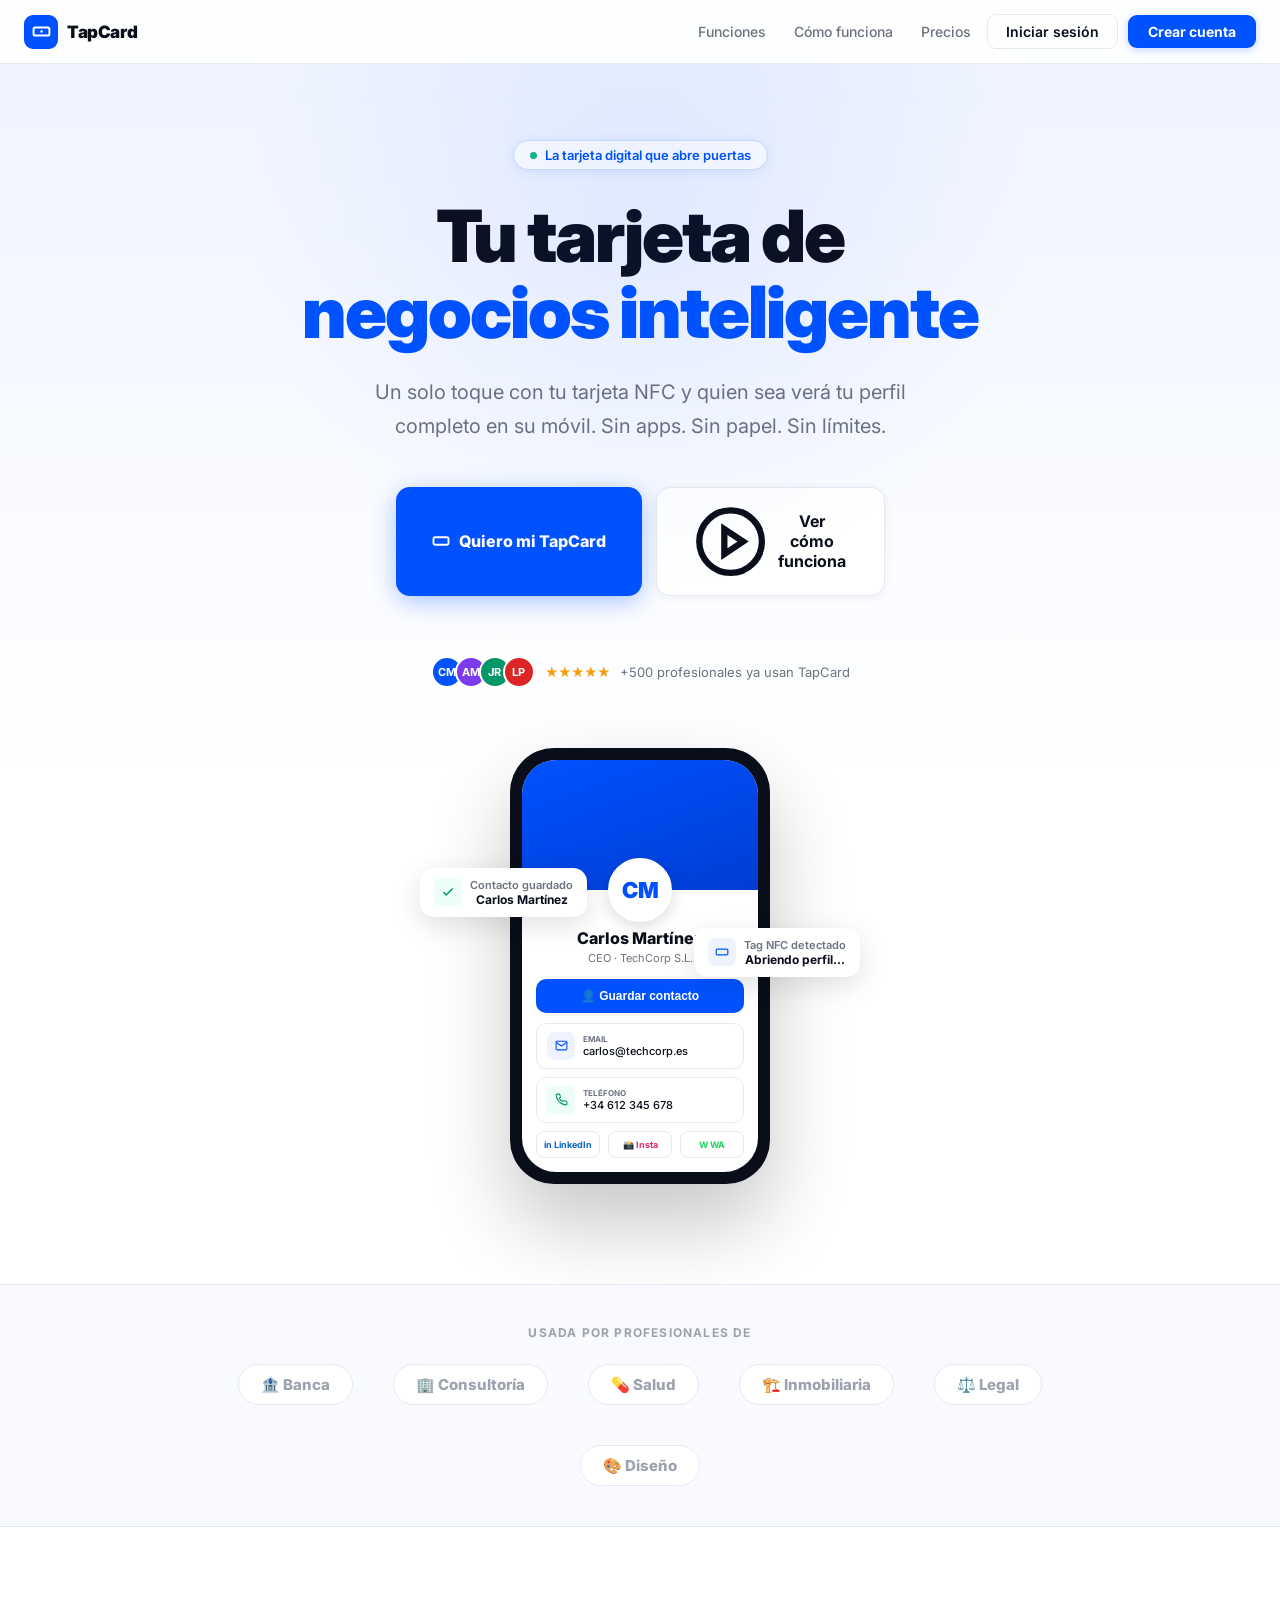
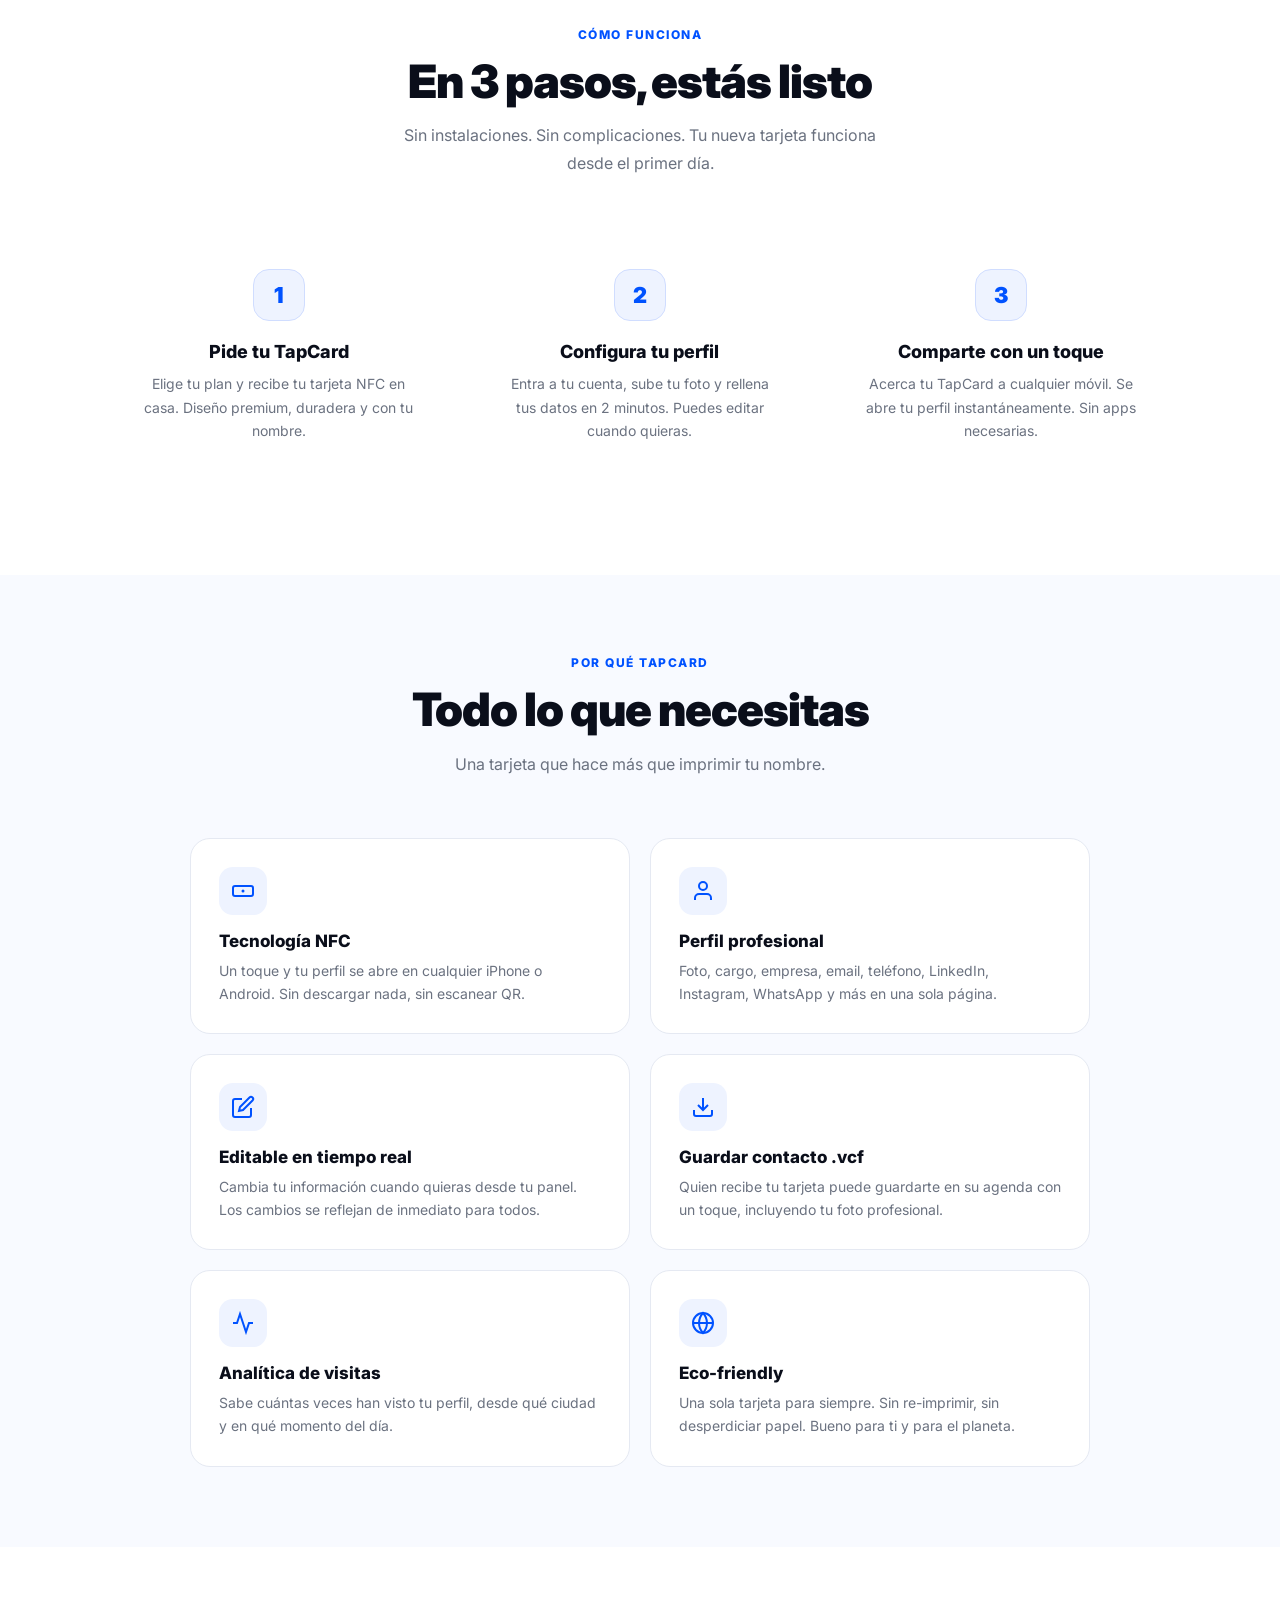
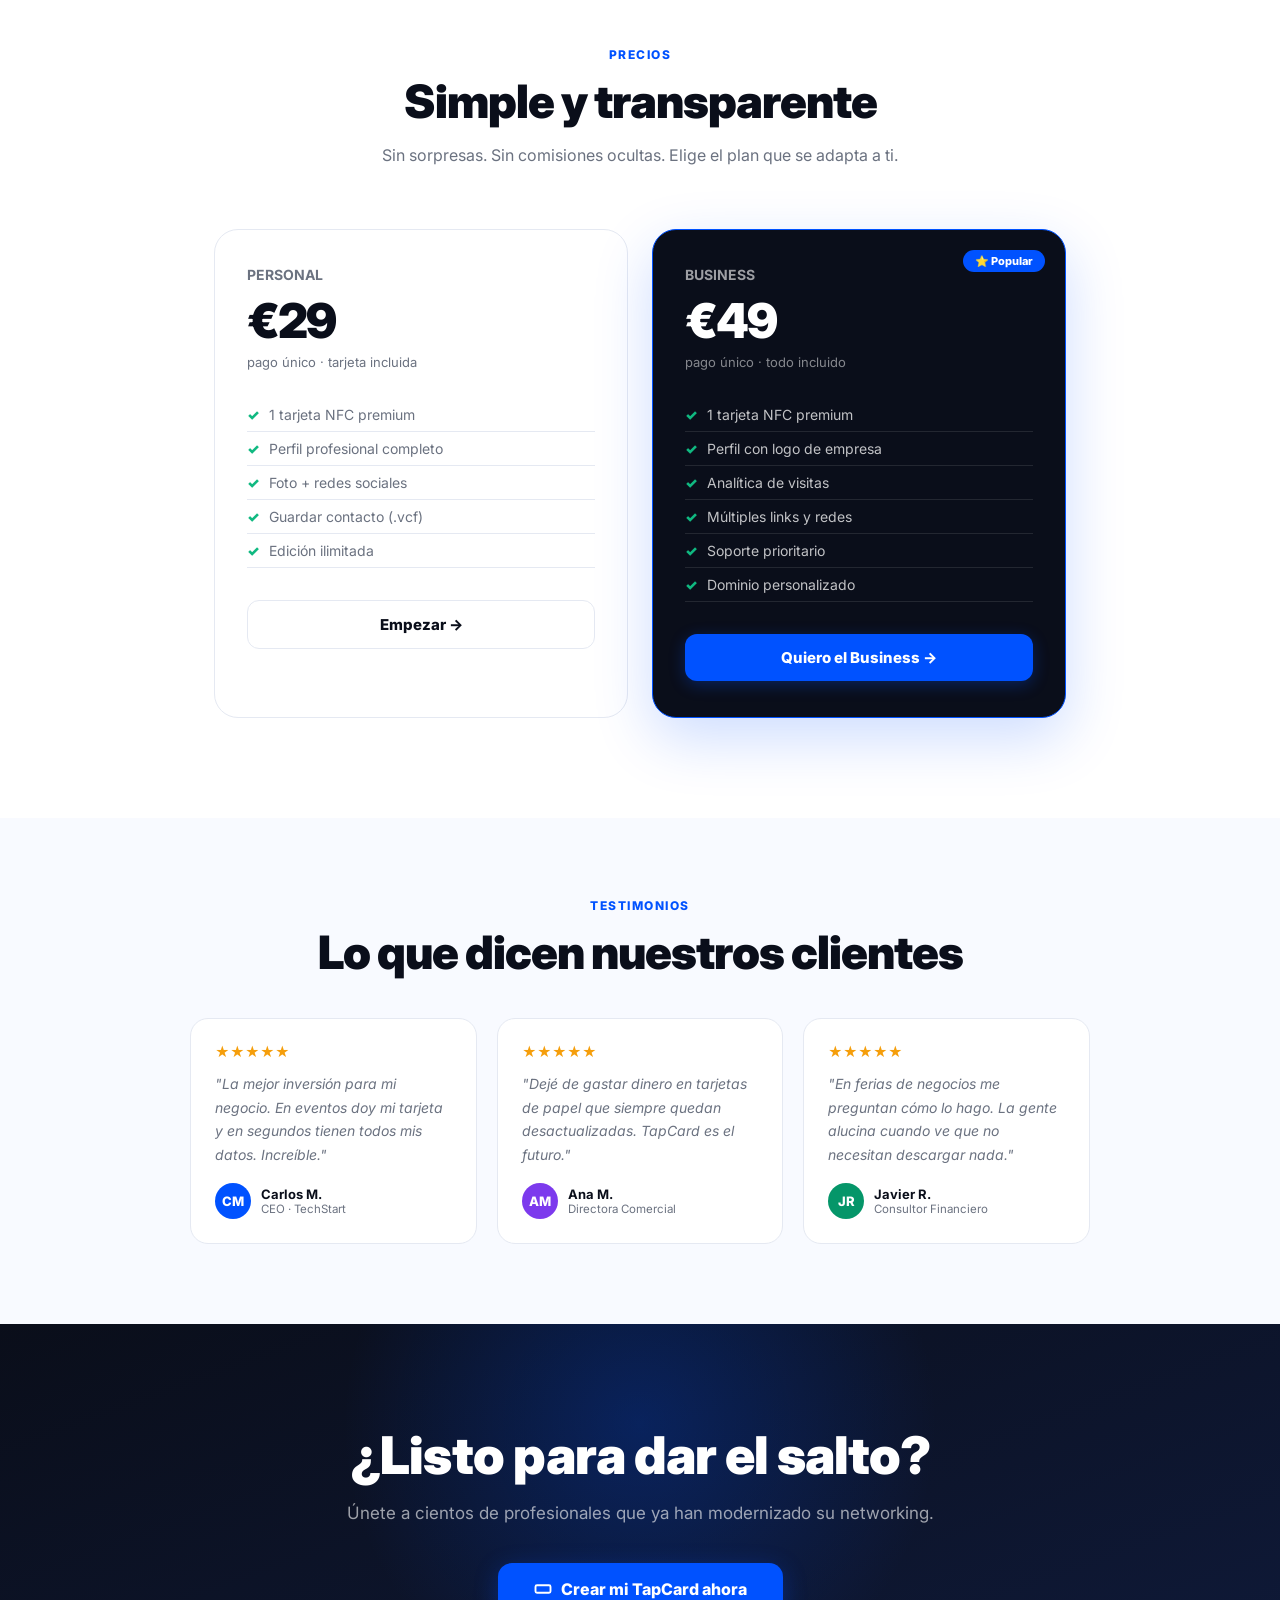
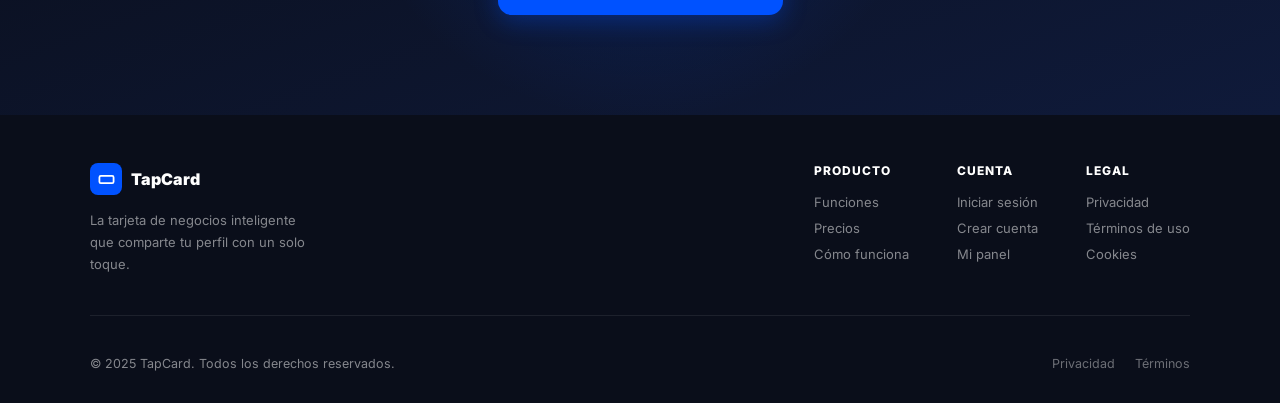
<file: index.html>
<!DOCTYPE html>
<html lang="es">
<head>
<meta charset="UTF-8">
<meta name="viewport" content="width=device-width, initial-scale=1.0">
<meta name="theme-color" content="#0052FF">
<title>TapCard — La tarjeta de presentación inteligente</title>
<link rel="manifest" href="manifest.json">
<link href="https://fonts.googleapis.com/css2?family=Inter:wght@300;400;500;600;700;800;900&display=swap" rel="stylesheet">
<style>
*,*::before,*::after{box-sizing:border-box;margin:0;padding:0}
:root{
  --blue:#0052FF;--blue2:#003DD4;--blue3:#EEF3FF;
  --dark:#0A0E1A;--gray:#6B7280;--light:#F8FAFF;
  --border:#E5E9F2;--white:#fff;
  --green:#10B981;--gold:#F59E0B;
}
html{scroll-behavior:smooth}
body{font-family:'Inter',sans-serif;background:var(--white);color:var(--dark);overflow-x:hidden}

/* ── NAV ── */
nav{
  position:fixed;top:0;left:0;right:0;z-index:100;
  background:rgba(255,255,255,0.92);backdrop-filter:blur(16px);
  border-bottom:1px solid var(--border);
  padding:0 24px;height:64px;display:flex;align-items:center;gap:16px;
}
.nav-logo{display:flex;align-items:center;gap:9px;text-decoration:none;flex:1}
.nav-logo-icon{width:34px;height:34px;background:var(--blue);border-radius:9px;display:flex;align-items:center;justify-content:center}
.nav-logo-icon svg{width:19px;height:19px}
.nav-logo-text{font-size:17px;font-weight:900;color:var(--dark);letter-spacing:-0.4px}
.nav-links{display:flex;gap:28px;align-items:center}
.nav-links a{font-size:14px;font-weight:500;color:var(--gray);text-decoration:none;transition:color .15s}
.nav-links a:hover{color:var(--dark)}
.nav-ctas{display:flex;gap:10px;align-items:center}
.btn-nav-ghost{padding:8px 18px;border-radius:9px;border:1.5px solid var(--border);background:transparent;font-size:14px;font-weight:600;color:var(--dark);cursor:pointer;text-decoration:none;font-family:'Inter';transition:all .15s}
.btn-nav-ghost:hover{border-color:var(--blue);color:var(--blue)}
.btn-nav-solid{padding:8px 20px;border-radius:9px;background:var(--blue);font-size:14px;font-weight:700;color:white;cursor:pointer;text-decoration:none;border:none;font-family:'Inter';transition:all .15s;box-shadow:0 2px 10px rgba(0,82,255,.25)}
.btn-nav-solid:hover{background:var(--blue2)}
@media(max-width:640px){.nav-links{display:none}}

/* ── HERO ── */
.hero{
  padding:140px 24px 100px;text-align:center;
  background:linear-gradient(180deg,#EEF3FF 0%,#ffffff 60%);
  position:relative;overflow:hidden;
}
.hero::before{
  content:'';position:absolute;top:-200px;left:50%;transform:translateX(-50%);
  width:800px;height:800px;border-radius:50%;
  background:radial-gradient(circle,rgba(0,82,255,.08) 0%,transparent 70%);
  pointer-events:none;
}
.hero-badge{
  display:inline-flex;align-items:center;gap:8px;
  background:white;border:1.5px solid #D0DDFF;border-radius:30px;
  padding:6px 16px;margin-bottom:28px;font-size:13px;font-weight:600;color:var(--blue);
  box-shadow:0 2px 12px rgba(0,82,255,.1);
}
.hero-badge-dot{width:7px;height:7px;border-radius:50%;background:var(--green);animation:blink 1.8s ease-in-out infinite}
@keyframes blink{0%,100%{opacity:1}50%{opacity:.4}}
.hero h1{
  font-size:clamp(38px,7vw,72px);font-weight:900;line-height:1.06;
  letter-spacing:-2px;margin-bottom:24px;
}
.hero h1 span{color:var(--blue)}
.hero-sub{font-size:clamp(16px,2vw,20px);color:var(--gray);max-width:540px;margin:0 auto 44px;line-height:1.7}
.hero-ctas{display:flex;gap:14px;justify-content:center;flex-wrap:wrap;margin-bottom:60px}
.btn-primary{
  padding:16px 36px;border-radius:14px;background:var(--blue);color:white;
  font-size:16px;font-weight:800;text-decoration:none;display:inline-flex;align-items:center;gap:9px;
  box-shadow:0 6px 24px rgba(0,82,255,.32);transition:all .2s;border:none;cursor:pointer;font-family:'Inter';
}
.btn-primary:hover{background:var(--blue2);transform:translateY(-2px);box-shadow:0 10px 30px rgba(0,82,255,.35)}
.btn-primary svg{width:18px;height:18px}
.btn-secondary{
  padding:16px 36px;border-radius:14px;background:white;color:var(--dark);
  font-size:16px;font-weight:700;text-decoration:none;display:inline-flex;align-items:center;gap:9px;
  border:1.5px solid var(--border);transition:all .2s;box-shadow:0 2px 8px rgba(0,0,0,.06);
}
.btn-secondary:hover{border-color:var(--blue);color:var(--blue);transform:translateY(-1px)}

/* Social proof */
.hero-social{display:flex;align-items:center;justify-content:center;gap:10px;font-size:13px;color:var(--gray)}
.avatars{display:flex}
.avatars .av{
  width:32px;height:32px;border-radius:50%;border:2px solid white;
  margin-left:-8px;first-child:margin-left:0;
  display:flex;align-items:center;justify-content:center;font-size:11px;font-weight:700;color:white;
}
.stars{color:#F59E0B;letter-spacing:-1px}

/* Phone mockup */
.hero-visual{
  margin-top:60px;position:relative;display:flex;justify-content:center;
}
.phone-wrap{
  width:260px;border-radius:44px;background:var(--dark);
  padding:12px;box-shadow:0 40px 80px rgba(0,0,0,.22),0 0 0 1px rgba(255,255,255,.05);
  position:relative;
}
.phone-screen{border-radius:34px;overflow:hidden;background:white}
.phone-cover{height:130px;background:linear-gradient(160deg,#0052FF,#003DD4);position:relative;display:flex;align-items:flex-end;justify-content:center;padding-bottom:0}
.phone-avatar{
  width:64px;height:64px;border-radius:50%;background:white;
  border:3px solid white;display:flex;align-items:center;justify-content:center;
  font-size:22px;font-weight:900;color:var(--blue);margin-bottom:-32px;
  box-shadow:0 4px 16px rgba(0,0,0,.15);
}
.phone-body{padding:38px 14px 14px;text-align:center}
.phone-name{font-size:16px;font-weight:800;color:var(--dark);margin-bottom:3px}
.phone-job{font-size:11px;color:var(--gray);margin-bottom:14px}
.phone-save{
  width:100%;padding:10px;border-radius:10px;background:var(--blue);
  color:white;font-size:12px;font-weight:700;border:none;margin-bottom:10px;
}
.phone-row{
  display:flex;align-items:center;gap:8px;padding:8px 10px;
  border:1px solid var(--border);border-radius:10px;margin-bottom:8px;text-align:left;
}
.phone-row-icon{width:28px;height:28px;border-radius:7px;display:flex;align-items:center;justify-content:center;flex-shrink:0}
.phone-row-icon svg{width:13px;height:13px}
.phone-row-lbl{font-size:8px;font-weight:700;color:var(--gray);text-transform:uppercase}
.phone-row-val{font-size:11px;font-weight:500;color:var(--dark)}
.phone-soc{display:flex;gap:8px;margin-top:4px}
.phone-soc-btn{flex:1;padding:7px 4px;border:1px solid var(--border);border-radius:8px;font-size:9px;font-weight:700;color:var(--gray);text-align:center}

/* Floating badges */
.float-badge{
  position:absolute;background:white;border-radius:14px;padding:10px 14px;
  box-shadow:0 8px 28px rgba(0,0,0,.12);font-size:12px;font-weight:700;
  display:flex;align-items:center;gap:8px;white-space:nowrap;
}
.fb-left{left:-90px;top:120px}
.fb-right{right:-90px;top:180px}
.fb-icon{width:28px;height:28px;border-radius:8px;display:flex;align-items:center;justify-content:center;flex-shrink:0}
@media(max-width:640px){.fb-left,.fb-right{display:none}}

/* ── LOGOS ── */
.logos{padding:40px 24px;border-top:1px solid var(--border);border-bottom:1px solid var(--border);background:var(--light)}
.logos-inner{max-width:900px;margin:0 auto;text-align:center}
.logos-label{font-size:12px;font-weight:700;color:#9CA3AF;letter-spacing:1.2px;text-transform:uppercase;margin-bottom:24px}
.logos-row{display:flex;align-items:center;justify-content:center;gap:40px;flex-wrap:wrap}
.logo-pill{
  padding:10px 22px;border-radius:30px;border:1.5px solid var(--border);
  font-size:15px;font-weight:800;color:#9CA3AF;background:white;
}

/* ── HOW IT WORKS ── */
.section{padding:100px 24px;max-width:1100px;margin:0 auto}
.section-label{font-size:12px;font-weight:800;color:var(--blue);letter-spacing:1.5px;text-transform:uppercase;margin-bottom:14px;text-align:center}
.section-title{font-size:clamp(28px,4vw,46px);font-weight:900;letter-spacing:-1px;text-align:center;margin-bottom:16px;line-height:1.1}
.section-sub{font-size:16px;color:var(--gray);text-align:center;max-width:520px;margin:0 auto 60px;line-height:1.7}

.steps-row{display:grid;grid-template-columns:repeat(3,1fr);gap:32px}
@media(max-width:700px){.steps-row{grid-template-columns:1fr}}
.step-card{text-align:center;padding:32px 24px}
.step-num{
  width:52px;height:52px;border-radius:16px;background:var(--blue3);
  border:1.5px solid #D0DDFF;display:flex;align-items:center;justify-content:center;
  margin:0 auto 20px;font-size:22px;font-weight:900;color:var(--blue);
}
.step-title{font-size:18px;font-weight:800;margin-bottom:10px;color:var(--dark)}
.step-desc{font-size:14px;color:var(--gray);line-height:1.7}
.step-arrow{font-size:28px;color:#D1D5DB;display:flex;align-items:center;justify-content:center;padding-top:52px}
@media(max-width:700px){.step-arrow{display:none}}

/* ── FEATURES ── */
.features-wrap{background:var(--light);padding:80px 24px}
.features-grid{max-width:1000px;margin:0 auto;display:grid;grid-template-columns:repeat(2,1fr);gap:20px}
@media(max-width:640px){.features-grid{grid-template-columns:1fr}}
.feature-card{
  background:white;border:1.5px solid var(--border);border-radius:20px;
  padding:28px;transition:all .2s;
}
.feature-card:hover{border-color:#D0DDFF;box-shadow:0 8px 30px rgba(0,82,255,.08);transform:translateY(-2px)}
.feat-icon{
  width:48px;height:48px;border-radius:14px;background:var(--blue3);
  display:flex;align-items:center;justify-content:center;margin-bottom:16px;
}
.feat-icon svg{width:24px;height:24px;color:var(--blue)}
.feat-title{font-size:17px;font-weight:800;color:var(--dark);margin-bottom:8px}
.feat-desc{font-size:14px;color:var(--gray);line-height:1.65}

/* ── PRICING ── */
.pricing-wrap{padding:100px 24px;max-width:900px;margin:0 auto}
.pricing-grid{display:grid;grid-template-columns:repeat(2,1fr);gap:24px;margin-top:60px}
@media(max-width:640px){.pricing-grid{grid-template-columns:1fr}}
.price-card{
  border:1.5px solid var(--border);border-radius:24px;padding:36px 32px;
  background:white;transition:all .2s;position:relative;overflow:hidden;
}
.price-card.featured{
  border-color:var(--blue);background:var(--dark);
  box-shadow:0 20px 60px rgba(0,82,255,.2);
}
.price-badge{
  position:absolute;top:20px;right:20px;
  background:var(--blue);color:white;border-radius:20px;
  padding:4px 12px;font-size:11px;font-weight:800;
}
.price-name{font-size:14px;font-weight:700;color:var(--gray);margin-bottom:8px}
.price-card.featured .price-name{color:rgba(255,255,255,.6)}
.price-amount{font-size:48px;font-weight:900;letter-spacing:-2px;color:var(--dark);margin-bottom:4px}
.price-card.featured .price-amount{color:white}
.price-period{font-size:13px;color:var(--gray);margin-bottom:28px}
.price-card.featured .price-period{color:rgba(255,255,255,.5)}
.price-features{list-style:none;margin-bottom:32px}
.price-features li{
  display:flex;align-items:center;gap:10px;
  font-size:14px;color:var(--gray);padding:8px 0;border-bottom:1px solid var(--border);
}
.price-card.featured .price-features li{color:rgba(255,255,255,.75);border-color:rgba(255,255,255,.1)}
.price-features li::before{content:'✓';color:var(--green);font-weight:900;flex-shrink:0}
.btn-price{
  width:100%;padding:14px;border-radius:12px;font-size:15px;font-weight:800;
  cursor:pointer;border:none;font-family:'Inter';text-decoration:none;
  display:flex;align-items:center;justify-content:center;gap:8px;transition:all .15s;
}
.btn-price-solid{background:var(--blue);color:white;box-shadow:0 4px 16px rgba(0,82,255,.3)}
.btn-price-solid:hover{background:var(--blue2)}
.btn-price-outline{background:white;color:var(--dark);border:1.5px solid var(--border)}
.btn-price-outline:hover{border-color:var(--blue);color:var(--blue)}
.price-card.featured .btn-price-outline{background:transparent;color:white;border-color:rgba(255,255,255,.3)}

/* ── TESTIMONIALS ── */
.testi-wrap{background:var(--light);padding:80px 24px}
.testi-grid{max-width:900px;margin:40px auto 0;display:grid;grid-template-columns:repeat(3,1fr);gap:20px}
@media(max-width:700px){.testi-grid{grid-template-columns:1fr}}
.testi-card{background:white;border:1.5px solid var(--border);border-radius:18px;padding:24px}
.testi-stars{color:#F59E0B;font-size:14px;margin-bottom:12px}
.testi-text{font-size:14px;color:var(--gray);line-height:1.7;margin-bottom:16px;font-style:italic}
.testi-author{display:flex;align-items:center;gap:10px}
.testi-av{width:36px;height:36px;border-radius:50%;display:flex;align-items:center;justify-content:center;font-size:13px;font-weight:800;color:white;flex-shrink:0}
.testi-name{font-size:13px;font-weight:700;color:var(--dark)}
.testi-role{font-size:11.5px;color:var(--gray)}

/* ── CTA FINAL ── */
.cta-section{
  padding:100px 24px;text-align:center;
  background:linear-gradient(160deg,var(--dark) 0%,#0F1A3A 100%);
  position:relative;overflow:hidden;
}
.cta-section::before{
  content:'';position:absolute;top:-200px;left:50%;transform:translateX(-50%);
  width:600px;height:600px;border-radius:50%;
  background:radial-gradient(circle,rgba(0,82,255,.25) 0%,transparent 70%);
}
.cta-section h2{font-size:clamp(28px,5vw,52px);font-weight:900;color:white;letter-spacing:-1px;margin-bottom:16px;position:relative}
.cta-section p{font-size:17px;color:rgba(255,255,255,.6);margin-bottom:40px;position:relative}
.cta-section .btn-primary{position:relative}

/* ── FOOTER ── */
footer{background:var(--dark);padding:48px 24px 32px;color:rgba(255,255,255,.5)}
.footer-inner{max-width:1100px;margin:0 auto}
.footer-top{display:flex;gap:48px;flex-wrap:wrap;margin-bottom:40px;padding-bottom:40px;border-bottom:1px solid rgba(255,255,255,.08)}
.footer-brand{flex:1;min-width:220px}
.footer-logo{display:flex;align-items:center;gap:9px;margin-bottom:14px}
.footer-logo-icon{width:32px;height:32px;background:var(--blue);border-radius:8px;display:flex;align-items:center;justify-content:center}
.footer-logo-icon svg{width:17px;height:17px}
.footer-logo-text{font-size:16px;font-weight:900;color:white}
.footer-tagline{font-size:13px;line-height:1.7;max-width:220px}
.footer-col h4{font-size:12px;font-weight:800;color:white;letter-spacing:1px;text-transform:uppercase;margin-bottom:16px}
.footer-col a{display:block;font-size:13px;color:rgba(255,255,255,.5);text-decoration:none;margin-bottom:10px;transition:color .15s}
.footer-col a:hover{color:white}
.footer-bottom{display:flex;align-items:center;justify-content:space-between;flex-wrap:wrap;gap:10px}
.footer-copy{font-size:12.5px}
.footer-legal{display:flex;gap:20px}
.footer-legal a{font-size:12.5px;color:rgba(255,255,255,.4);text-decoration:none}
.footer-legal a:hover{color:white}
</style>
</head>
<body>

<!-- NAV -->
<nav>
  <a class="nav-logo" href="index.html">
    <div class="nav-logo-icon">
      <svg viewBox="0 0 24 24" fill="none" stroke="white" stroke-width="2.5"><path d="M20 7H4a2 2 0 0 0-2 2v6a2 2 0 0 0 2 2h16a2 2 0 0 0 2-2V9a2 2 0 0 0-2-2Z"/><circle cx="12" cy="12" r="1.5" fill="white" stroke="none"/></svg>
    </div>
    <span class="nav-logo-text">TapCard</span>
  </a>
  <div class="nav-links">
    <a href="#features">Funciones</a>
    <a href="#how">Cómo funciona</a>
    <a href="#pricing">Precios</a>
  </div>
  <div class="nav-ctas">
    <a href="login.html" class="btn-nav-ghost">Iniciar sesión</a>
    <a href="login.html?tab=register" class="btn-nav-solid">Crear cuenta</a>
  </div>
</nav>

<!-- HERO -->
<section class="hero">
  <div class="hero-badge">
    <div class="hero-badge-dot"></div>
    La tarjeta digital que abre puertas
  </div>
  <h1>Tu tarjeta de<br><span>negocios inteligente</span></h1>
  <p class="hero-sub">Un solo toque con tu tarjeta NFC y quien sea verá tu perfil completo en su móvil. Sin apps. Sin papel. Sin límites.</p>
  <div class="hero-ctas">
    <a href="login.html?tab=register" class="btn-primary">
      <svg viewBox="0 0 24 24" fill="none" stroke="currentColor" stroke-width="2.5"><path d="M20 7H4a2 2 0 0 0-2 2v6a2 2 0 0 0 2 2h16a2 2 0 0 0 2-2V9a2 2 0 0 0-2-2Z"/></svg>
      Quiero mi TapCard
    </a>
    <a href="#how" class="btn-secondary">
      <svg viewBox="0 0 24 24" fill="none" stroke="currentColor" stroke-width="2"><circle cx="12" cy="12" r="10"/><polygon points="10 8 16 12 10 16 10 8"/></svg>
      Ver cómo funciona
    </a>
  </div>
  <div class="hero-social">
    <div class="avatars">
      <div class="av" style="background:#0052FF;margin-left:0">CM</div>
      <div class="av" style="background:#7C3AED">AM</div>
      <div class="av" style="background:#059669">JR</div>
      <div class="av" style="background:#DC2626">LP</div>
    </div>
    <div class="stars">★★★★★</div>
    <span>+500 profesionales ya usan TapCard</span>
  </div>

  <!-- Phone mockup -->
  <div class="hero-visual">
    <div style="position:relative">
      <div class="phone-wrap">
        <div class="phone-screen">
          <div class="phone-cover">
            <div class="phone-avatar">CM</div>
          </div>
          <div class="phone-body">
            <div class="phone-name">Carlos Martínez</div>
            <div class="phone-job">CEO · TechCorp S.L.</div>
            <button class="phone-save">👤 Guardar contacto</button>
            <div class="phone-row">
              <div class="phone-row-icon" style="background:#EEF3FF">
                <svg viewBox="0 0 24 24" fill="none" stroke="#0052FF" stroke-width="2"><path d="M4 4h16c1.1 0 2 .9 2 2v12c0 1.1-.9 2-2 2H4c-1.1 0-2-.9-2-2V6c0-1.1.9-2 2-2z"/><polyline points="22,6 12,13 2,6"/></svg>
              </div>
              <div><div class="phone-row-lbl">Email</div><div class="phone-row-val">carlos@techcorp.es</div></div>
            </div>
            <div class="phone-row">
              <div class="phone-row-icon" style="background:#ECFDF5">
                <svg viewBox="0 0 24 24" fill="none" stroke="#059669" stroke-width="2"><path d="M22 16.92v3a2 2 0 0 1-2.18 2 19.79 19.79 0 0 1-8.63-3.07A19.5 19.5 0 0 1 5 12.28 19.79 19.79 0 0 1 2.12 4.18 2 2 0 0 1 4.11 2h3a2 2 0 0 1 2 1.72c.127.96.361 1.903.7 2.81a2 2 0 0 1-.45 2.11L8.09 9.91A16 16 0 0 0 14 15.91l1.27-1.27a2 2 0 0 1 2.11-.45c.907.339 1.85.573 2.81.7A2 2 0 0 1 22 16.92z"/></svg>
              </div>
              <div><div class="phone-row-lbl">Teléfono</div><div class="phone-row-val">+34 612 345 678</div></div>
            </div>
            <div class="phone-soc">
              <div class="phone-soc-btn" style="color:#0A66C2">in LinkedIn</div>
              <div class="phone-soc-btn" style="color:#E1306C">📸 Insta</div>
              <div class="phone-soc-btn" style="color:#25D366">W WA</div>
            </div>
          </div>
        </div>
      </div>
      <!-- Floating badges -->
      <div class="float-badge fb-left">
        <div class="fb-icon" style="background:#ECFDF5"><svg width="14" height="14" viewBox="0 0 24 24" fill="none" stroke="#059669" stroke-width="2.5"><path d="M20 6L9 17l-5-5"/></svg></div>
        <div><div style="font-size:11px;color:#6B7280;font-weight:600">Contacto guardado</div><div style="color:#0A0E1A">Carlos Martínez</div></div>
      </div>
      <div class="float-badge fb-right">
        <div class="fb-icon" style="background:#EEF3FF"><svg width="14" height="14" viewBox="0 0 24 24" fill="none" stroke="#0052FF" stroke-width="2"><path d="M20 7H4a2 2 0 0 0-2 2v6a2 2 0 0 0 2 2h16a2 2 0 0 0 2-2V9a2 2 0 0 0-2-2Z"/></svg></div>
        <div><div style="font-size:11px;color:#6B7280;font-weight:600">Tag NFC detectado</div><div style="color:#0A0E1A">Abriendo perfil...</div></div>
      </div>
    </div>
  </div>
</section>

<!-- LOGOS -->
<div class="logos">
  <div class="logos-inner">
    <div class="logos-label">Usada por profesionales de</div>
    <div class="logos-row">
      <div class="logo-pill">🏦 Banca</div>
      <div class="logo-pill">🏢 Consultoría</div>
      <div class="logo-pill">💊 Salud</div>
      <div class="logo-pill">🏗️ Inmobiliaria</div>
      <div class="logo-pill">⚖️ Legal</div>
      <div class="logo-pill">🎨 Diseño</div>
    </div>
  </div>
</div>

<!-- HOW IT WORKS -->
<section class="section" id="how">
  <div class="section-label">Cómo funciona</div>
  <div class="section-title">En 3 pasos, estás listo</div>
  <div class="section-sub">Sin instalaciones. Sin complicaciones. Tu nueva tarjeta funciona desde el primer día.</div>
  <div class="steps-row">
    <div class="step-card">
      <div class="step-num">1</div>
      <div class="step-title">Pide tu TapCard</div>
      <div class="step-desc">Elige tu plan y recibe tu tarjeta NFC en casa. Diseño premium, duradera y con tu nombre.</div>
    </div>
    <div class="step-card">
      <div class="step-num">2</div>
      <div class="step-title">Configura tu perfil</div>
      <div class="step-desc">Entra a tu cuenta, sube tu foto y rellena tus datos en 2 minutos. Puedes editar cuando quieras.</div>
    </div>
    <div class="step-card">
      <div class="step-num">3</div>
      <div class="step-title">Comparte con un toque</div>
      <div class="step-desc">Acerca tu TapCard a cualquier móvil. Se abre tu perfil instantáneamente. Sin apps necesarias.</div>
    </div>
  </div>
</section>

<!-- FEATURES -->
<div class="features-wrap" id="features">
  <div class="section-label" style="text-align:center">Por qué TapCard</div>
  <div class="section-title">Todo lo que necesitas</div>
  <div class="section-sub">Una tarjeta que hace más que imprimir tu nombre.</div>
  <div class="features-grid" style="max-width:900px;margin:0 auto">
    <div class="feature-card">
      <div class="feat-icon"><svg viewBox="0 0 24 24" fill="none" stroke="currentColor" stroke-width="2"><path d="M20 7H4a2 2 0 0 0-2 2v6a2 2 0 0 0 2 2h16a2 2 0 0 0 2-2V9a2 2 0 0 0-2-2Z"/><circle cx="12" cy="12" r="1.5" fill="currentColor" stroke="none"/></svg></div>
      <div class="feat-title">Tecnología NFC</div>
      <div class="feat-desc">Un toque y tu perfil se abre en cualquier iPhone o Android. Sin descargar nada, sin escanear QR.</div>
    </div>
    <div class="feature-card">
      <div class="feat-icon"><svg viewBox="0 0 24 24" fill="none" stroke="currentColor" stroke-width="2"><path d="M20 21v-2a4 4 0 0 0-4-4H8a4 4 0 0 0-4 4v2"/><circle cx="12" cy="7" r="4"/></svg></div>
      <div class="feat-title">Perfil profesional</div>
      <div class="feat-desc">Foto, cargo, empresa, email, teléfono, LinkedIn, Instagram, WhatsApp y más en una sola página.</div>
    </div>
    <div class="feature-card">
      <div class="feat-icon"><svg viewBox="0 0 24 24" fill="none" stroke="currentColor" stroke-width="2"><path d="M11 4H4a2 2 0 0 0-2 2v14a2 2 0 0 0 2 2h14a2 2 0 0 0 2-2v-7"/><path d="M18.5 2.5a2.121 2.121 0 0 1 3 3L12 15l-4 1 1-4z"/></svg></div>
      <div class="feat-title">Editable en tiempo real</div>
      <div class="feat-desc">Cambia tu información cuando quieras desde tu panel. Los cambios se reflejan de inmediato para todos.</div>
    </div>
    <div class="feature-card">
      <div class="feat-icon"><svg viewBox="0 0 24 24" fill="none" stroke="currentColor" stroke-width="2"><path d="M21 15v4a2 2 0 0 1-2 2H5a2 2 0 0 1-2-2v-4"/><polyline points="7 10 12 15 17 10"/><line x1="12" y1="15" x2="12" y2="3"/></svg></div>
      <div class="feat-title">Guardar contacto .vcf</div>
      <div class="feat-desc">Quien recibe tu tarjeta puede guardarte en su agenda con un toque, incluyendo tu foto profesional.</div>
    </div>
    <div class="feature-card">
      <div class="feat-icon"><svg viewBox="0 0 24 24" fill="none" stroke="currentColor" stroke-width="2"><polyline points="22 12 18 12 15 21 9 3 6 12 2 12"/></svg></div>
      <div class="feat-title">Analítica de visitas</div>
      <div class="feat-desc">Sabe cuántas veces han visto tu perfil, desde qué ciudad y en qué momento del día.</div>
    </div>
    <div class="feature-card">
      <div class="feat-icon"><svg viewBox="0 0 24 24" fill="none" stroke="currentColor" stroke-width="2"><circle cx="12" cy="12" r="10"/><path d="M2 12h20M12 2a15.3 15.3 0 0 1 4 10 15.3 15.3 0 0 1-4 10 15.3 15.3 0 0 1-4-10 15.3 15.3 0 0 1 4-10z"/></svg></div>
      <div class="feat-title">Eco-friendly</div>
      <div class="feat-desc">Una sola tarjeta para siempre. Sin re-imprimir, sin desperdiciar papel. Bueno para ti y para el planeta.</div>
    </div>
  </div>
</div>

<!-- PRICING -->
<section class="pricing-wrap" id="pricing">
  <div class="section-label" style="text-align:center">Precios</div>
  <div class="section-title">Simple y transparente</div>
  <div class="section-sub">Sin sorpresas. Sin comisiones ocultas. Elige el plan que se adapta a ti.</div>
  <div class="pricing-grid">
    <div class="price-card">
      <div class="price-name">PERSONAL</div>
      <div class="price-amount">€29</div>
      <div class="price-period">pago único · tarjeta incluida</div>
      <ul class="price-features">
        <li>1 tarjeta NFC premium</li>
        <li>Perfil profesional completo</li>
        <li>Foto + redes sociales</li>
        <li>Guardar contacto (.vcf)</li>
        <li>Edición ilimitada</li>
      </ul>
      <a href="login.html?tab=register" class="btn-price btn-price-outline">Empezar →</a>
    </div>
    <div class="price-card featured">
      <div class="price-badge">⭐ Popular</div>
      <div class="price-name">BUSINESS</div>
      <div class="price-amount" style="color:white">€49</div>
      <div class="price-period">pago único · todo incluido</div>
      <ul class="price-features">
        <li>1 tarjeta NFC premium</li>
        <li>Perfil con logo de empresa</li>
        <li>Analítica de visitas</li>
        <li>Múltiples links y redes</li>
        <li>Soporte prioritario</li>
        <li>Dominio personalizado</li>
      </ul>
      <a href="login.html?tab=register" class="btn-price btn-price-solid">Quiero el Business →</a>
    </div>
  </div>
</section>

<!-- TESTIMONIALS -->
<div class="testi-wrap">
  <div class="section-label" style="text-align:center">Testimonios</div>
  <div class="section-title">Lo que dicen nuestros clientes</div>
  <div class="testi-grid">
    <div class="testi-card">
      <div class="testi-stars">★★★★★</div>
      <div class="testi-text">"La mejor inversión para mi negocio. En eventos doy mi tarjeta y en segundos tienen todos mis datos. Increíble."</div>
      <div class="testi-author">
        <div class="testi-av" style="background:#0052FF">CM</div>
        <div><div class="testi-name">Carlos M.</div><div class="testi-role">CEO · TechStart</div></div>
      </div>
    </div>
    <div class="testi-card">
      <div class="testi-stars">★★★★★</div>
      <div class="testi-text">"Dejé de gastar dinero en tarjetas de papel que siempre quedan desactualizadas. TapCard es el futuro."</div>
      <div class="testi-author">
        <div class="testi-av" style="background:#7C3AED">AM</div>
        <div><div class="testi-name">Ana M.</div><div class="testi-role">Directora Comercial</div></div>
      </div>
    </div>
    <div class="testi-card">
      <div class="testi-stars">★★★★★</div>
      <div class="testi-text">"En ferias de negocios me preguntan cómo lo hago. La gente alucina cuando ve que no necesitan descargar nada."</div>
      <div class="testi-author">
        <div class="testi-av" style="background:#059669">JR</div>
        <div><div class="testi-name">Javier R.</div><div class="testi-role">Consultor Financiero</div></div>
      </div>
    </div>
  </div>
</div>

<!-- CTA FINAL -->
<section class="cta-section">
  <h2>¿Listo para dar el salto?</h2>
  <p>Únete a cientos de profesionales que ya han modernizado su networking.</p>
  <a href="login.html?tab=register" class="btn-primary" style="margin:0 auto">
    <svg viewBox="0 0 24 24" fill="none" stroke="currentColor" stroke-width="2.5"><path d="M20 7H4a2 2 0 0 0-2 2v6a2 2 0 0 0 2 2h16a2 2 0 0 0 2-2V9a2 2 0 0 0-2-2Z"/></svg>
    Crear mi TapCard ahora
  </a>
</section>

<!-- FOOTER -->
<footer>
  <div class="footer-inner">
    <div class="footer-top">
      <div class="footer-brand">
        <div class="footer-logo">
          <div class="footer-logo-icon"><svg viewBox="0 0 24 24" fill="none" stroke="white" stroke-width="2.5"><path d="M20 7H4a2 2 0 0 0-2 2v6a2 2 0 0 0 2 2h16a2 2 0 0 0 2-2V9a2 2 0 0 0-2-2Z"/></svg></div>
          <span class="footer-logo-text">TapCard</span>
        </div>
        <div class="footer-tagline">La tarjeta de negocios inteligente que comparte tu perfil con un solo toque.</div>
      </div>
      <div class="footer-col">
        <h4>Producto</h4>
        <a href="#features">Funciones</a>
        <a href="#pricing">Precios</a>
        <a href="#how">Cómo funciona</a>
      </div>
      <div class="footer-col">
        <h4>Cuenta</h4>
        <a href="login.html">Iniciar sesión</a>
        <a href="login.html?tab=register">Crear cuenta</a>
        <a href="dashboard.html">Mi panel</a>
      </div>
      <div class="footer-col">
        <h4>Legal</h4>
        <a href="#">Privacidad</a>
        <a href="#">Términos de uso</a>
        <a href="#">Cookies</a>
      </div>
    </div>
    <div class="footer-bottom">
      <div class="footer-copy">© 2025 TapCard. Todos los derechos reservados.</div>
      <div class="footer-legal">
        <a href="#">Privacidad</a>
        <a href="#">Términos</a>
      </div>
    </div>
  </div>
</footer>

<script>
// Smooth scroll for anchor links
document.querySelectorAll('a[href^="#"]').forEach(a=>{
  a.addEventListener('click',e=>{
    const t=document.querySelector(a.getAttribute('href'));
    if(t){e.preventDefault();t.scrollIntoView({behavior:'smooth',block:'start'});}
  });
});
// Redirect if logged in
const user=localStorage.getItem('tapcard_user');
if(user) {
  document.querySelectorAll('a[href="login.html?tab=register"], .btn-nav-solid').forEach(el=>{
    if(el.href?.includes('register')) el.href='dashboard.html';
  });
}
if('serviceWorker' in navigator) navigator.serviceWorker.register('sw.js').catch(()=>{});
</script>
</body>
</html>
</file>
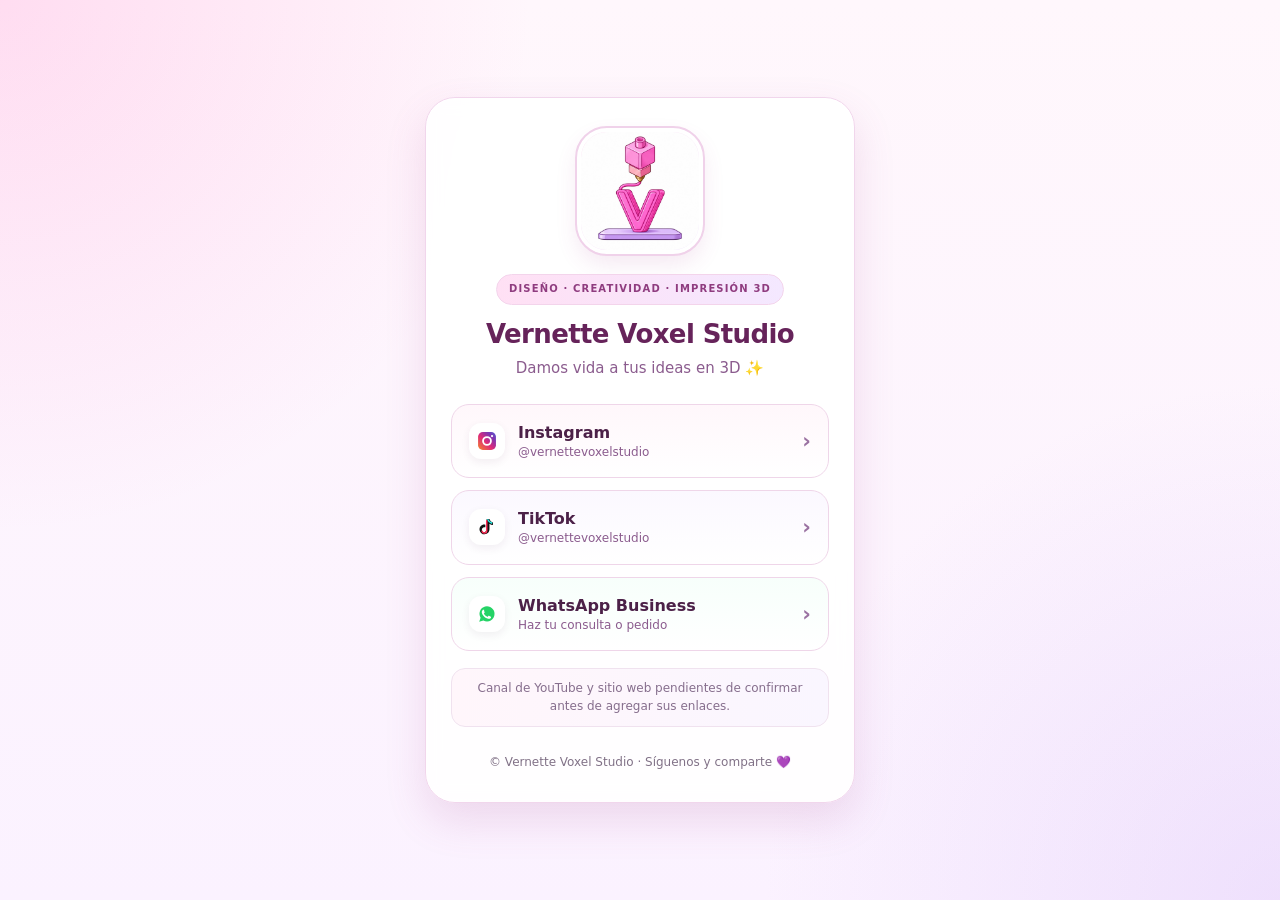
<file: vernettevoxelstudio/index.html>
<!doctype html>
<html lang="es">
<head>
  <meta charset="utf-8">
  <meta name="viewport" content="width=device-width,initial-scale=1">
  <meta name="theme-color" content="#f4d0ef">
  <meta name="description" content="Vernette Voxel Studio — Damos vida a tus ideas en 3D. Descubre nuestras redes sociales y contáctanos.">
  <meta property="og:title" content="Vernette Voxel Studio | Enlaces">
  <meta property="og:description" content="Damos vida a tus ideas en 3D. Síguenos y contáctanos.">
  <title>Vernette Voxel Studio · Todos nuestros enlaces</title>
  <style>
    :root {
      color-scheme: light;
      --ink:#66235a;
      --text:#4c2148;
      --muted:#8b5c8e;
      --pink-1:#ffe0f4;
      --pink-2:#ffc1e5;
      --pink-3:#ff73c4;
      --pink-4:#ef4fb4;
      --magenta:#c92987;
      --lilac-1:#f4e8ff;
      --lilac-2:#e6d0ff;
      --lilac-3:#ceb1f6;
      --panel:#fffafd;
      --border:#f1d6ec;
      --shadow:0 18px 40px rgba(165,74,146,.16);
    }
    *{box-sizing:border-box}
    body {
      margin:0; min-height:100vh;
      background:
        radial-gradient(circle at top left, rgba(255,115,196,.20), transparent 34%),
        radial-gradient(circle at bottom right, rgba(206,177,246,.28), transparent 33%),
        linear-gradient(180deg, #fff7fc 0%, #fbf2ff 100%);
      color:var(--text);
      font:16px/1.45 system-ui,-apple-system,"Segoe UI",Roboto,Arial,sans-serif;
      display:flex; justify-content:center; align-items:center; padding:22px;
    }
    main{
      width:min(100%,430px); background:rgba(255,255,255,.92);
      border:1px solid var(--border); border-radius:30px; padding:30px 25px;
      box-shadow:var(--shadow); text-align:center; backdrop-filter: blur(8px);
    }
    .avatar{
      width:126px; height:126px; border-radius:30px;
      background:linear-gradient(145deg,var(--pink-1),var(--lilac-1));
      border:4px solid #fff; outline:2px solid #f0d2ea;
      margin:0 auto 20px; display:grid; place-items:center; overflow:hidden;
      box-shadow:0 10px 22px rgba(175,62,150,.12);
    }
    .avatar img{width:100%;height:100%;object-fit:cover;display:block}
    .pill{
      display:inline-block; font-weight:800; text-transform:uppercase; letter-spacing:1.15px;
      font-size:10px; color:#8f3c7f;
      background:linear-gradient(90deg,var(--pink-1),var(--lilac-1));
      border:1px solid #f3d4eb; border-radius:999px; padding:7px 12px; margin-bottom:15px;
    }
    h1{font-size:26px;line-height:1.15;margin:0 0 8px;letter-spacing:-.6px;color:var(--ink)}
    .tagline{margin:0 0 24px;color:var(--muted);font-size:15px}
    .links{display:grid;gap:12px;margin-top:14px}
    a.link{
      display:flex; align-items:center; text-align:left; gap:13px; padding:16px 17px;
      border-radius:18px; color:var(--text); text-decoration:none; font-weight:800;
      border:1px solid #efd6e9;
      background:linear-gradient(180deg,#fff 0%, #fff9fd 100%);
      transition:transform .13s ease, box-shadow .13s ease, border-color .13s ease;
    }
    a.link:hover,a.link:focus-visible{transform:translateY(-2px);box-shadow:0 8px 18px rgba(125,53,113,.14);border-color:#eab1db}
    a.link:focus-visible{outline:3px solid #b85aac;outline-offset:3px}
    .link.instagram{background:linear-gradient(180deg,#fff7fb 0%, #fff 100%)}
    .link.tiktok{background:linear-gradient(180deg,#fbf8ff 0%, #fff 100%)}
    .link.whatsapp{background:linear-gradient(180deg,#f7fffb 0%, #fff 100%)}
    .link.phone{background:linear-gradient(180deg,#fbf6ff 0%, #fff 100%)}
    .ico{display:grid;place-items:center;flex:0 0 36px;width:36px;height:36px;border-radius:12px;background:#fff;box-shadow:0 3px 8px rgba(67,34,71,.07)}
    .meta{display:block;font-size:12px;color:var(--muted);font-weight:500}
    .arr{margin-left:auto;font-size:21px;color:#9a71a1}
    .note{margin-top:17px;padding:11px 12px;border-radius:14px;background:linear-gradient(90deg,#fff6fb,#faf6ff);color:#866e8d;font-size:12px;border:1px solid #f0e2ef}
    footer{font-size:12px;color:#817187;margin-top:27px}
  </style>
</head>
<body>
  <main>
    <div class="avatar"><img src="[data-uri]" alt="Logo de Vernette Voxel Studio"></div>
    <div class="pill">Diseño · Creatividad · Impresión 3D</div>
    <h1>Vernette Voxel Studio</h1>
    <p class="tagline">Damos vida a tus ideas en 3D ✨</p>
    <nav class="links" aria-label="Redes sociales y contacto">
      <a class="link instagram" href="https://www.instagram.com/vernettevoxelstudio/" target="_blank" rel="noopener noreferrer"><span class="ico"><svg viewBox="0 0 24 24" width="22" height="22" aria-hidden="true"><defs><linearGradient id="igGrad" x1="0" y1="1" x2="1" y2="0"><stop offset="0%" stop-color="#f58529"/><stop offset="45%" stop-color="#dd2a7b"/><stop offset="75%" stop-color="#8134af"/><stop offset="100%" stop-color="#515bd4"/></linearGradient></defs><rect x="2.25" y="2.25" width="19.5" height="19.5" rx="5.2" fill="url(#igGrad)"/><circle cx="12" cy="12" r="4.3" fill="none" stroke="#fff" stroke-width="2"/><circle cx="17.5" cy="6.6" r="1.25" fill="#fff"/></svg></span><span>Instagram<span class="meta">@vernettevoxelstudio</span></span><span class="arr" aria-hidden="true">›</span></a>
      <a class="link tiktok" href="https://www.tiktok.com/@vernettevoxelstudio" target="_blank" rel="noopener noreferrer"><span class="ico"><svg viewBox="0 0 24 24" width="22" height="22" aria-hidden="true"><path d="M14.7 3.2c.7 1.9 1.9 3.1 3.8 3.9v2.8c-1.4-.1-2.7-.6-3.8-1.4v5.8c0 3.2-2.1 5.7-5.4 5.7-2.6 0-4.8-1.8-5.3-4.3-.7-3.3 1.8-6.3 5.1-6.3.4 0 .7 0 1.1.1v2.9a3.2 3.2 0 0 0-1.1-.2c-1.8 0-3.1 1.6-2.6 3.5.3 1.1 1.3 1.9 2.5 1.9 1.5 0 2.6-1.2 2.6-2.8V3.2h3.1z" fill="#111"/><path d="M13 4.1c.8 1.7 2 2.9 3.9 3.6" fill="none" stroke="#25F4EE" stroke-width="1.6" stroke-linecap="round"/><path d="M11.7 5.1v10.7c0 1.5-1.1 2.8-2.6 2.8-1.1 0-2.2-.8-2.5-1.9" fill="none" stroke="#FE2C55" stroke-width="1.6" stroke-linecap="round"/></svg></span><span>TikTok<span class="meta">@vernettevoxelstudio</span></span><span class="arr" aria-hidden="true">›</span></a>
      <a class="link whatsapp" href="https://wa.me/message/RL4R22KYFB6ZC1" target="_blank" rel="noopener noreferrer"><span class="ico"><svg viewBox="0 0 24 24" width="22" height="22" aria-hidden="true"><path d="M20.2 12A8.2 8.2 0 0 1 8.1 19.1L3.5 20.5 5 16A8.2 8.2 0 1 1 20.2 12Z" fill="#25D366"/><path d="M9.1 7.8c-.2-.4-.4-.4-.6-.4h-.6c-.2 0-.5.1-.7.4-.3.4-.9 1-.9 2.3s.9 2.5 1 2.7c.1.2 1.8 2.9 4.3 3.9 2.1.8 2.5.6 3 .6.4 0 1.5-.6 1.7-1.2.2-.6.2-1 .1-1.1-.1-.1-.3-.2-.7-.4l-1.5-.7c-.2-.1-.4-.1-.6.1l-.7.9c-.2.2-.3.2-.6.1-.3-.1-1.1-.4-2.1-1.3-.8-.7-1.3-1.6-1.5-1.9-.2-.3 0-.4.1-.6l.3-.3.3-.4c.1-.2.1-.3 0-.5l-.7-1.7Z" fill="#fff"/></svg></span><span>WhatsApp Business<span class="meta">Haz tu consulta o pedido</span></span><span class="arr" aria-hidden="true">›</span></a>
      </nav>
    <div class="note">Canal de YouTube y sitio web pendientes de confirmar antes de agregar sus enlaces.</div>
    <footer>© Vernette Voxel Studio · Síguenos y comparte 💜</footer>
  </main>
</body>
</html>
</file>
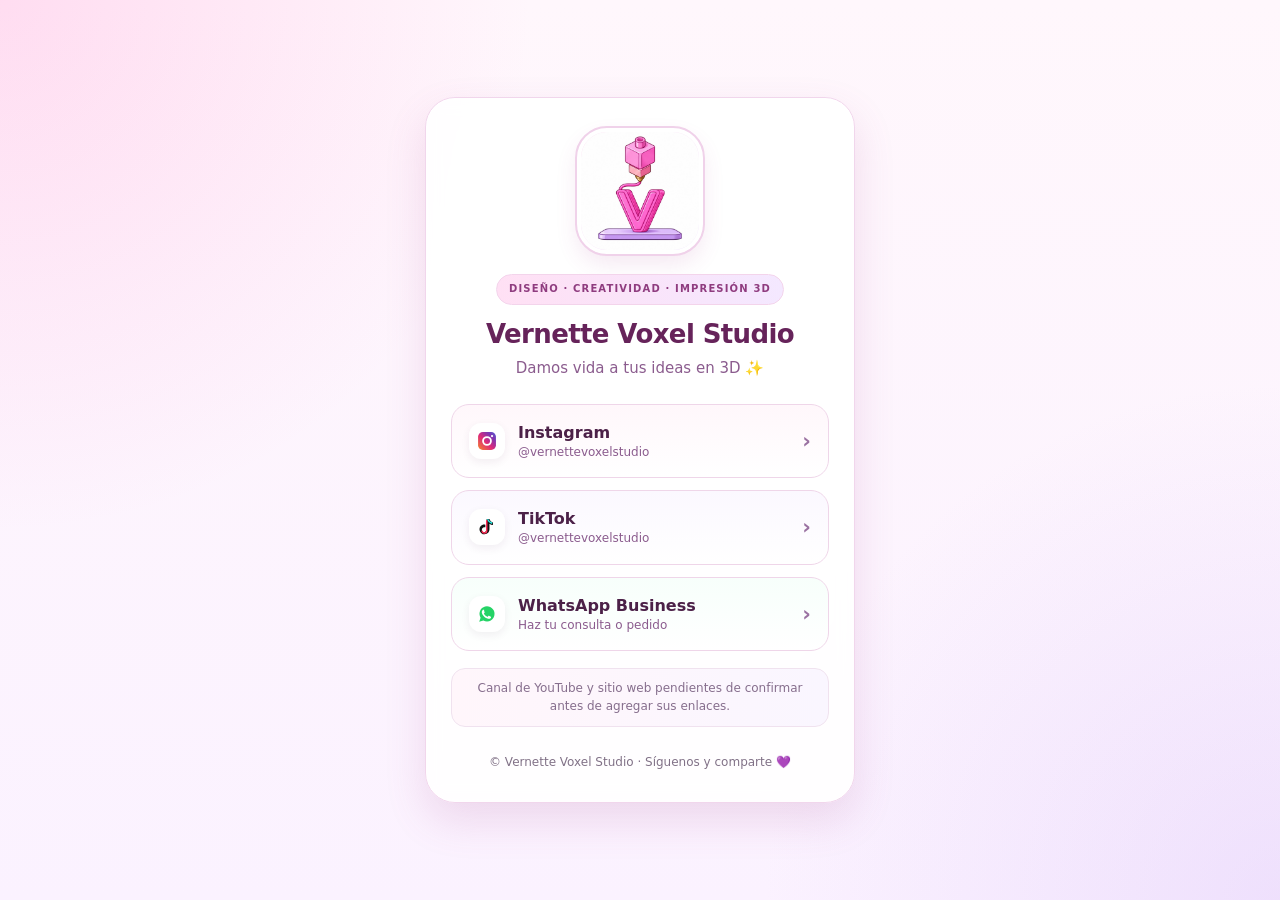
<file: vernettevoxelstudio/redes-sin-telefono.html>
<!doctype html>
<html lang="es">
<head>
  <meta charset="utf-8">
  <meta name="viewport" content="width=device-width,initial-scale=1">
  <meta name="theme-color" content="#f4d0ef">
  <meta name="description" content="Vernette Voxel Studio — Damos vida a tus ideas en 3D. Descubre nuestras redes sociales y contáctanos.">
  <meta property="og:title" content="Vernette Voxel Studio | Enlaces">
  <meta property="og:description" content="Damos vida a tus ideas en 3D. Síguenos y contáctanos.">
  <title>Vernette Voxel Studio · Solo redes sociales</title>
  <style>
    :root {
      color-scheme: light;
      --ink:#66235a;
      --text:#4c2148;
      --muted:#8b5c8e;
      --pink-1:#ffe0f4;
      --pink-2:#ffc1e5;
      --pink-3:#ff73c4;
      --pink-4:#ef4fb4;
      --magenta:#c92987;
      --lilac-1:#f4e8ff;
      --lilac-2:#e6d0ff;
      --lilac-3:#ceb1f6;
      --panel:#fffafd;
      --border:#f1d6ec;
      --shadow:0 18px 40px rgba(165,74,146,.16);
    }
    *{box-sizing:border-box}
    body {
      margin:0; min-height:100vh;
      background:
        radial-gradient(circle at top left, rgba(255,115,196,.20), transparent 34%),
        radial-gradient(circle at bottom right, rgba(206,177,246,.28), transparent 33%),
        linear-gradient(180deg, #fff7fc 0%, #fbf2ff 100%);
      color:var(--text);
      font:16px/1.45 system-ui,-apple-system,"Segoe UI",Roboto,Arial,sans-serif;
      display:flex; justify-content:center; align-items:center; padding:22px;
    }
    main{
      width:min(100%,430px); background:rgba(255,255,255,.92);
      border:1px solid var(--border); border-radius:30px; padding:30px 25px;
      box-shadow:var(--shadow); text-align:center; backdrop-filter: blur(8px);
    }
    .avatar{
      width:126px; height:126px; border-radius:30px;
      background:linear-gradient(145deg,var(--pink-1),var(--lilac-1));
      border:4px solid #fff; outline:2px solid #f0d2ea;
      margin:0 auto 20px; display:grid; place-items:center; overflow:hidden;
      box-shadow:0 10px 22px rgba(175,62,150,.12);
    }
    .avatar img{width:100%;height:100%;object-fit:cover;display:block}
    .pill{
      display:inline-block; font-weight:800; text-transform:uppercase; letter-spacing:1.15px;
      font-size:10px; color:#8f3c7f;
      background:linear-gradient(90deg,var(--pink-1),var(--lilac-1));
      border:1px solid #f3d4eb; border-radius:999px; padding:7px 12px; margin-bottom:15px;
    }
    h1{font-size:26px;line-height:1.15;margin:0 0 8px;letter-spacing:-.6px;color:var(--ink)}
    .tagline{margin:0 0 24px;color:var(--muted);font-size:15px}
    .links{display:grid;gap:12px;margin-top:14px}
    a.link{
      display:flex; align-items:center; text-align:left; gap:13px; padding:16px 17px;
      border-radius:18px; color:var(--text); text-decoration:none; font-weight:800;
      border:1px solid #efd6e9;
      background:linear-gradient(180deg,#fff 0%, #fff9fd 100%);
      transition:transform .13s ease, box-shadow .13s ease, border-color .13s ease;
    }
    a.link:hover,a.link:focus-visible{transform:translateY(-2px);box-shadow:0 8px 18px rgba(125,53,113,.14);border-color:#eab1db}
    a.link:focus-visible{outline:3px solid #b85aac;outline-offset:3px}
    .link.instagram{background:linear-gradient(180deg,#fff7fb 0%, #fff 100%)}
    .link.tiktok{background:linear-gradient(180deg,#fbf8ff 0%, #fff 100%)}
    .link.whatsapp{background:linear-gradient(180deg,#f7fffb 0%, #fff 100%)}
    .link.phone{background:linear-gradient(180deg,#fbf6ff 0%, #fff 100%)}
    .ico{display:grid;place-items:center;flex:0 0 36px;width:36px;height:36px;border-radius:12px;background:#fff;box-shadow:0 3px 8px rgba(67,34,71,.07)}
    .meta{display:block;font-size:12px;color:var(--muted);font-weight:500}
    .arr{margin-left:auto;font-size:21px;color:#9a71a1}
    .note{margin-top:17px;padding:11px 12px;border-radius:14px;background:linear-gradient(90deg,#fff6fb,#faf6ff);color:#866e8d;font-size:12px;border:1px solid #f0e2ef}
    footer{font-size:12px;color:#817187;margin-top:27px}
  </style>
</head>
<body>
  <main>
    <div class="avatar"><img src="[data-uri]" alt="Logo de Vernette Voxel Studio"></div>
    <div class="pill">Diseño · Creatividad · Impresión 3D</div>
    <h1>Vernette Voxel Studio</h1>
    <p class="tagline">Damos vida a tus ideas en 3D ✨</p>
    <nav class="links" aria-label="Redes sociales y contacto">
      <a class="link instagram" href="https://www.instagram.com/vernettevoxelstudio/" target="_blank" rel="noopener noreferrer"><span class="ico"><svg viewBox="0 0 24 24" width="22" height="22" aria-hidden="true"><defs><linearGradient id="igGrad" x1="0" y1="1" x2="1" y2="0"><stop offset="0%" stop-color="#f58529"/><stop offset="45%" stop-color="#dd2a7b"/><stop offset="75%" stop-color="#8134af"/><stop offset="100%" stop-color="#515bd4"/></linearGradient></defs><rect x="2.25" y="2.25" width="19.5" height="19.5" rx="5.2" fill="url(#igGrad)"/><circle cx="12" cy="12" r="4.3" fill="none" stroke="#fff" stroke-width="2"/><circle cx="17.5" cy="6.6" r="1.25" fill="#fff"/></svg></span><span>Instagram<span class="meta">@vernettevoxelstudio</span></span><span class="arr" aria-hidden="true">›</span></a>
      <a class="link tiktok" href="https://www.tiktok.com/@vernettevoxelstudio" target="_blank" rel="noopener noreferrer"><span class="ico"><svg viewBox="0 0 24 24" width="22" height="22" aria-hidden="true"><path d="M14.7 3.2c.7 1.9 1.9 3.1 3.8 3.9v2.8c-1.4-.1-2.7-.6-3.8-1.4v5.8c0 3.2-2.1 5.7-5.4 5.7-2.6 0-4.8-1.8-5.3-4.3-.7-3.3 1.8-6.3 5.1-6.3.4 0 .7 0 1.1.1v2.9a3.2 3.2 0 0 0-1.1-.2c-1.8 0-3.1 1.6-2.6 3.5.3 1.1 1.3 1.9 2.5 1.9 1.5 0 2.6-1.2 2.6-2.8V3.2h3.1z" fill="#111"/><path d="M13 4.1c.8 1.7 2 2.9 3.9 3.6" fill="none" stroke="#25F4EE" stroke-width="1.6" stroke-linecap="round"/><path d="M11.7 5.1v10.7c0 1.5-1.1 2.8-2.6 2.8-1.1 0-2.2-.8-2.5-1.9" fill="none" stroke="#FE2C55" stroke-width="1.6" stroke-linecap="round"/></svg></span><span>TikTok<span class="meta">@vernettevoxelstudio</span></span><span class="arr" aria-hidden="true">›</span></a>
      <a class="link whatsapp" href="https://wa.me/message/RL4R22KYFB6ZC1" target="_blank" rel="noopener noreferrer"><span class="ico"><svg viewBox="0 0 24 24" width="22" height="22" aria-hidden="true"><path d="M20.2 12A8.2 8.2 0 0 1 8.1 19.1L3.5 20.5 5 16A8.2 8.2 0 1 1 20.2 12Z" fill="#25D366"/><path d="M9.1 7.8c-.2-.4-.4-.4-.6-.4h-.6c-.2 0-.5.1-.7.4-.3.4-.9 1-.9 2.3s.9 2.5 1 2.7c.1.2 1.8 2.9 4.3 3.9 2.1.8 2.5.6 3 .6.4 0 1.5-.6 1.7-1.2.2-.6.2-1 .1-1.1-.1-.1-.3-.2-.7-.4l-1.5-.7c-.2-.1-.4-.1-.6.1l-.7.9c-.2.2-.3.2-.6.1-.3-.1-1.1-.4-2.1-1.3-.8-.7-1.3-1.6-1.5-1.9-.2-.3 0-.4.1-.6l.3-.3.3-.4c.1-.2.1-.3 0-.5l-.7-1.7Z" fill="#fff"/></svg></span><span>WhatsApp Business<span class="meta">Haz tu consulta o pedido</span></span><span class="arr" aria-hidden="true">›</span></a>
      </nav>
    <div class="note">Canal de YouTube y sitio web pendientes de confirmar antes de agregar sus enlaces.</div>
    <footer>© Vernette Voxel Studio · Síguenos y comparte 💜</footer>
  </main>
</body>
</html>
</file>
